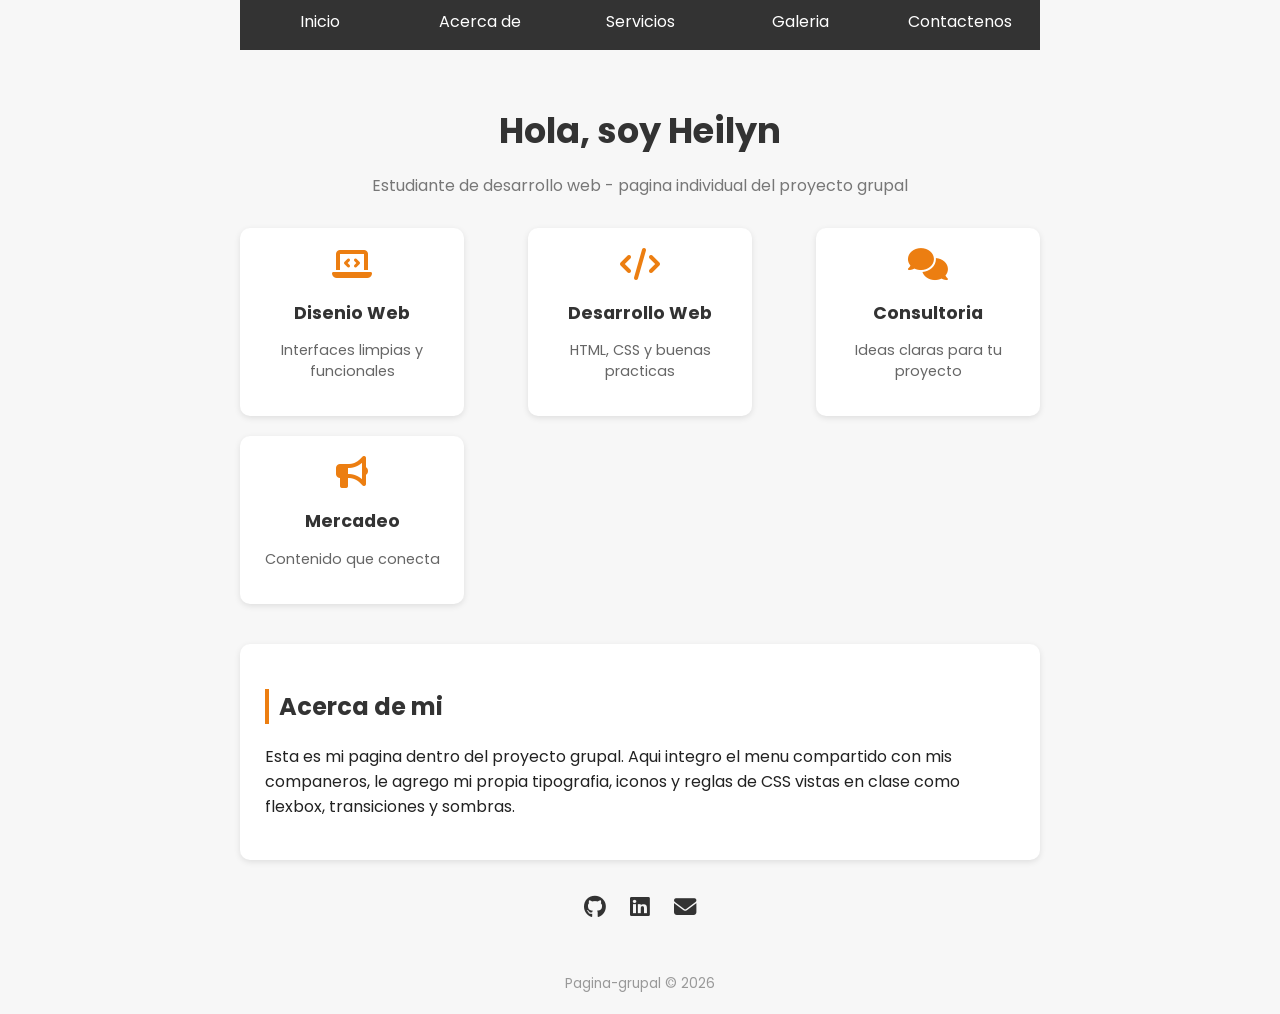
<file: heilyn.html>
<!DOCTYPE html>
<html lang="es">
<head>
	<meta charset="UTF-8">
	<meta name="viewport" content="width=device-width, initial-scale=1.0">
	<title>Heilyn - Pagina Grupal</title>
	<link rel="stylesheet" type="text/css" href="css/estilo-menu.css">
	<link rel="stylesheet" type="text/css" href="css/estilo-heilyn.css">
	<link rel="stylesheet" href="https://cdnjs.cloudflare.com/ajax/libs/font-awesome/6.5.1/css/all.min.css">
</head>
<body>

	<ul class="menu">
		<li><a href="#">Inicio</a></li>
		<li><a href="#">Acerca de</a></li>
		<li><a href="#">Servicios</a>
			<ul>
				<li><a href="#">Disenio Web</a></li>
				<li><a href="#">Desarrollo Web</a></li>
				<li><a href="#">Consultoria</a></li>
				<li><a href="#">Mercadeo</a></li>
			</ul>
		</li>
		<li><a href="#">Galeria</a></li>
		<li><a href="#">Contactenos</a></li>
	</ul>

	<div class="contenedor">

		<div class="encabezado">
			<h1>Hola, soy Heilyn</h1>
			<p>Estudiante de desarrollo web - pagina individual del proyecto grupal</p>
		</div>

		<div class="servicios">
			<div class="tarjeta">
				<i class="fa-solid fa-laptop-code"></i>
				<h3>Disenio Web</h3>
				<p>Interfaces limpias y funcionales</p>
			</div>
			<div class="tarjeta">
				<i class="fa-solid fa-code"></i>
				<h3>Desarrollo Web</h3>
				<p>HTML, CSS y buenas practicas</p>
			</div>
			<div class="tarjeta">
				<i class="fa-solid fa-comments"></i>
				<h3>Consultoria</h3>
				<p>Ideas claras para tu proyecto</p>
			</div>
			<div class="tarjeta">
				<i class="fa-solid fa-bullhorn"></i>
				<h3>Mercadeo</h3>
				<p>Contenido que conecta</p>
			</div>
		</div>

		<div class="sobre-mi">
			<h2>Acerca de mi</h2>
			<p>Esta es mi pagina dentro del proyecto grupal. Aqui integro el menu compartido con mis companeros, le agrego mi propia tipografia, iconos y reglas de CSS vistas en clase como flexbox, transiciones y sombras.</p>
		</div>

		<div class="redes">
			<a href="#"><i class="fa-brands fa-github"></i></a>
			<a href="#"><i class="fa-brands fa-linkedin"></i></a>
			<a href="#"><i class="fa-solid fa-envelope"></i></a>
		</div>

	</div>

	<footer>
		Pagina-grupal &copy; 2026
	</footer>

</body>
</html>
</file>
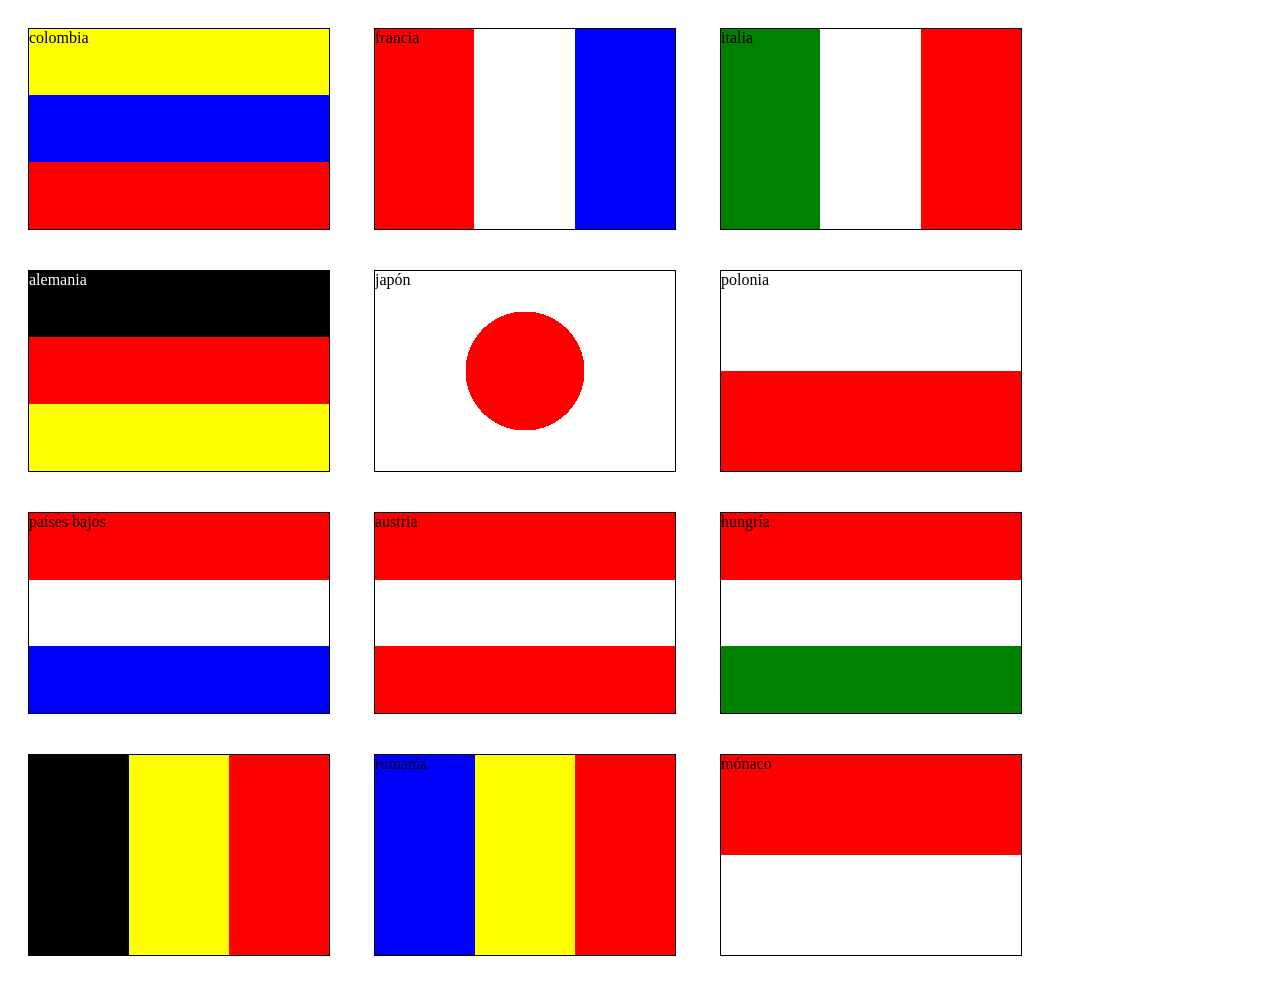
<file: TrabajoenClase-Banderas.html>
<!DOCTYPE html>
<html>
<head>
	<title>solución ejercicio de banderas</title>

<style>
div{width:300px;height:200px;margin:20px;
	display:inline-block;
	border:1px solid #000;
}
.colombia{
	background-image:linear-gradient(yellow 33%, blue 33%, blue 66.66%, red 66.66%);
}

.francia{
	background-image:linear-gradient(90deg,red 33%, white 33%, white 66.66%, blue 66.66%);
}

.italia{
	background-image:linear-gradient(90deg, green 33%, white 33%, white 66.66%, red 66.66%);
}

.alemania{
	background-image:linear-gradient(black 33%, red 33%, red 66.66%, yellow 66.66%);
	color:#fff;
}

.japon{
	background-image:radial-gradient(circle, red 33%, white 33%, white);
}

.polonia{
	background-image:linear-gradient(white 50%, red 50%, red);
}

.paisesbajos{
	background-image:linear-gradient(red 33.33%, white 33.33%, white 66.66%, blue 66.66%);
}

.austria{
	background-image:linear-gradient(red 33.33%, white 33.33%, white 66.66%, red 66.66%);
}

.hungria{
	background-image:linear-gradient(red 33.33%, white 33.33%, white 66.66%, green 66.66%);
}

.belgica{
	background-image:linear-gradient(90deg, black 33.33%, yellow 33.33%, yellow 66.66%, red 66.66%);
}

.rumania{
	background-image:linear-gradient(90deg, blue 33.33%, yellow 33.33%, yellow 66.66%, red 66.66%);
}

.monaco{
	background-image:linear-gradient(red 50%, white 50%, white);
}
</style>

</head>
<body>

	<div class="colombia">colombia</div>
	<div class="francia">francia</div>
	<div class="italia">italia</div>
	<div class="alemania">alemania</div>
	<div class="japon">japón</div>
	<div class="polonia">polonia</div>
	<div class="paisesbajos">países bajos</div>
	<div class="austria">austria</div>
	<div class="hungria">hungría</div>
	<div class="belgica">bélgica</div>
	<div class="rumania">rumanía</div>
	<div class="monaco">mónaco</div>

</body>
</html>
</file>
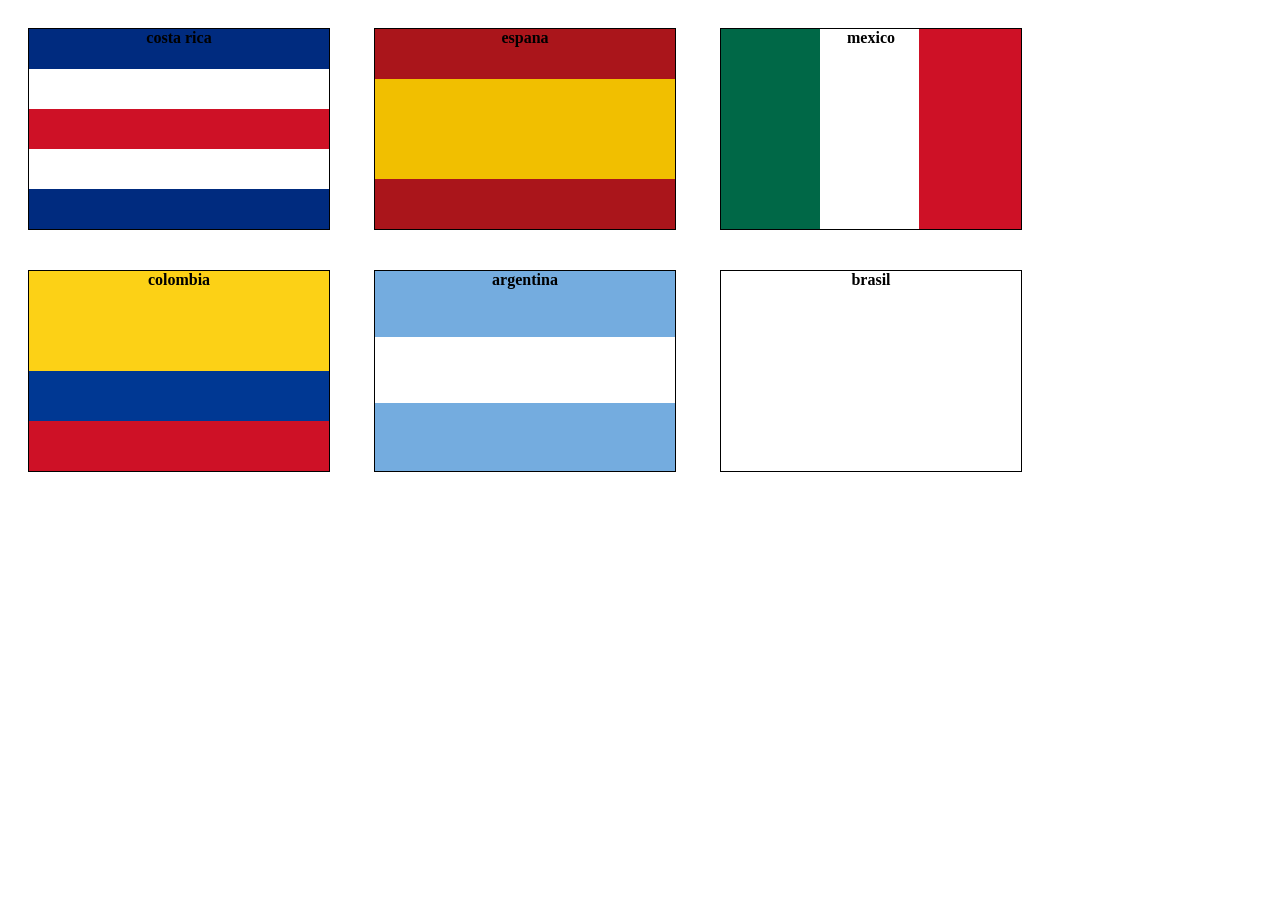
<file: CodigoCSSMenu/banderas2.html>
<html>
    <head>
        <title>SOLUCION ejercicio banderas</title>
        <style>
            div{width:300px;height:200px;margin:20px;
	display:inline-block;
	border:1px solid #000;
	text-align:center;
	font-weight:bold;
}

.costarica{
	background-image:linear-gradient(
		#002B7F 20%,
		white 20%, white 40%,
		#CE1126 40%, #CE1126 60%,
		white 60%, white 80%,
		#002B7F 80%
	);
}

.espana{
	background-image:linear-gradient(
		#AA151B 25%,
		#F1BF00 25%, #F1BF00 75%,
		#AA151B 75%
	);
}

.mexico{
	background-image:linear-gradient(90deg,
		#006847 33%,
		white 33%, white 66%,
		#CE1126 66%
	);
	color:#000;
}

.colombia{
	background-image:linear-gradient(
		#FCD116 50%,
		#003893 50%, #003893 75%,
		#CE1126 75%
	);
}

.argentina{
	background-image:linear-gradient(
		#74ACDF 33%,
		white 33%, white 66%,
		#74ACDF 66%
	);
	color:#000;
}

.brasil{
	background-image:
		radial-gradient(circle, #002776 18%, transparent 19%),
		linear-gradient(45deg, transparent 24%, #FEDF00 25%, #FEDF00 75%, transparent 76%),
		linear-gradient(-45deg, transparent 24%, #FEDF00 25%, #FEDF00 75%, transparent 76%),
		#009739;
}
        </style>

    </head>
    <body>
        <div class="costarica">costa rica</div>
        <div class="espana">espana</div>
        <div class="mexico">mexico</div>
        <div class="colombia">colombia</div>
        <div class="argentina">argentina</div>
        <div class="brasil">brasil</div>
    </body>
</html>
</file>
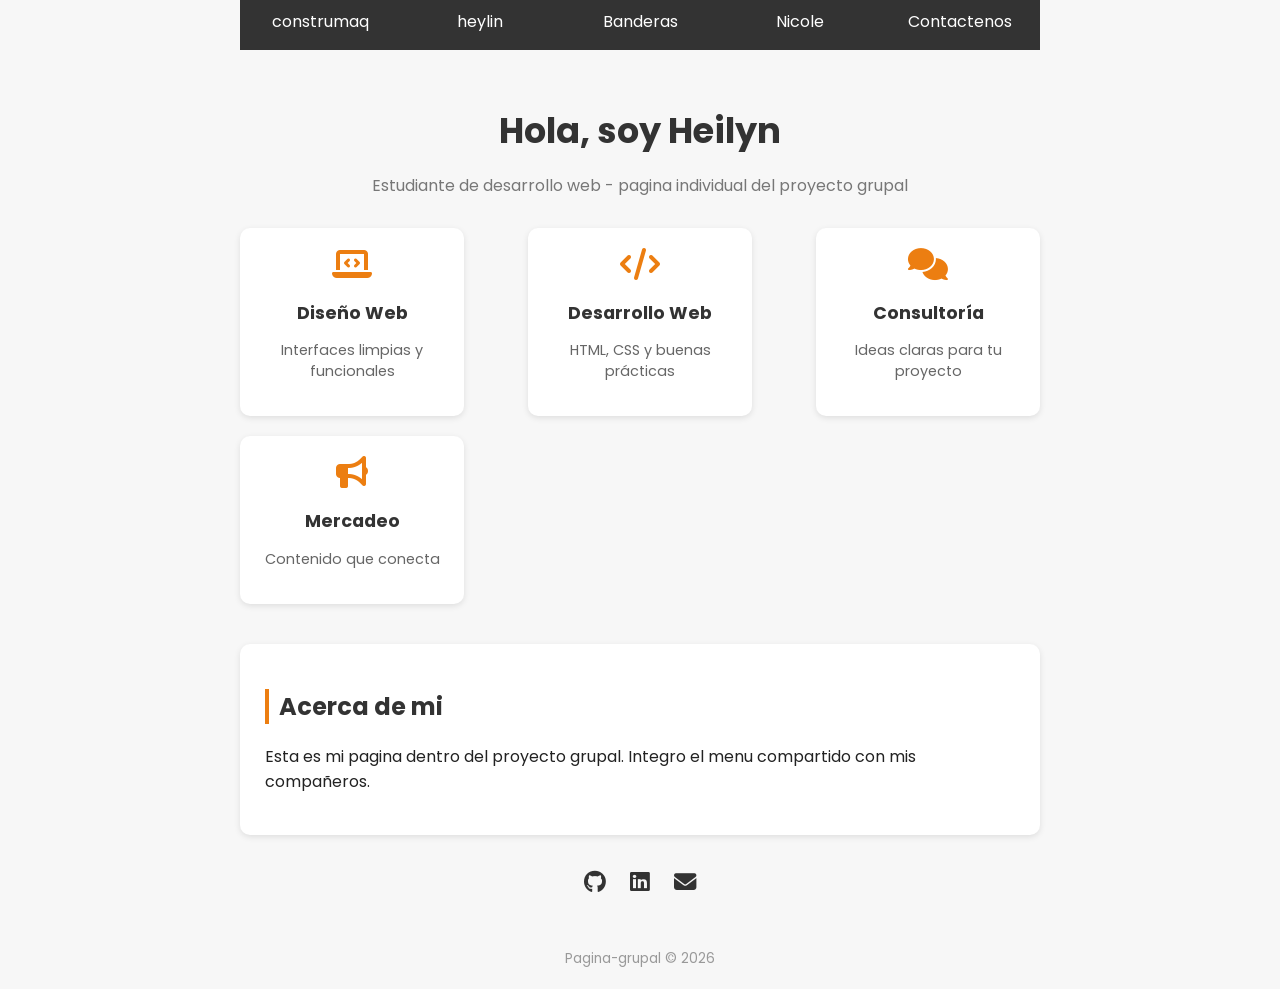
<file: CodigoCSSMenu/heilyn (1).html>
<!DOCTYPE html>
<html lang="es">
<head>
	<meta charset="UTF-8">
	<meta name="viewport" content="width=device-width, initial-scale=1.0">
	<title>Heilyn - Pagina Grupal</title>

	<link rel="stylesheet" type="text/css" href="css/estilo-menu.css">
	<link rel="stylesheet" type="text/css" href="css/estilo-heilyn.css">
	<link rel="stylesheet" href="https://cdnjs.cloudflare.com/ajax/libs/font-awesome/6.5.1/css/all.min.css">
</head>

<body>

	<!-- MENU FUNCIONAL -->
	<ul class="menu">
		<li><a href="index.html">construmaq</a></li>
		<li><a href="heylin.html">heylin</a></li>

		<li><a href="#">Banderas</a>
			<ul>
				<li><a href="banderas2.html">Nicole Banderas</a></li>
				<li><a href="#">Desarrollo Web</a></li>
				<li><a href="#">Consultoría</a></li>
				<li><a href="#">Mercadeo</a></li>
			</ul>
		</li>

		<li><a href="nicole.html">Nicole</a></li>
		<li><a href="#">Contactenos</a></li>
	</ul>

	<div class="contenedor">

		<div class="encabezado">
			<h1>Hola, soy Heilyn</h1>
			<p>Estudiante de desarrollo web - pagina individual del proyecto grupal</p>
		</div>

		<div class="servicios">
			<div class="tarjeta">
				<i class="fa-solid fa-laptop-code"></i>
				<h3>Diseño Web</h3>
				<p>Interfaces limpias y funcionales</p>
			</div>

			<div class="tarjeta">
				<i class="fa-solid fa-code"></i>
				<h3>Desarrollo Web</h3>
				<p>HTML, CSS y buenas prácticas</p>
			</div>

			<div class="tarjeta">
				<i class="fa-solid fa-comments"></i>
				<h3>Consultoría</h3>
				<p>Ideas claras para tu proyecto</p>
			</div>

			<div class="tarjeta">
				<i class="fa-solid fa-bullhorn"></i>
				<h3>Mercadeo</h3>
				<p>Contenido que conecta</p>
			</div>
		</div>

		<div class="sobre-mi">
			<h2>Acerca de mi</h2>
			<p>Esta es mi pagina dentro del proyecto grupal. Integro el menu compartido con mis compañeros.</p>
		</div>

		<div class="redes">
			<a href="#"><i class="fa-brands fa-github"></i></a>
			<a href="#"><i class="fa-brands fa-linkedin"></i></a>
			<a href="#"><i class="fa-solid fa-envelope"></i></a>
		</div>

	</div>

	<footer>
		Pagina-grupal &copy; 2026
	</footer>

</body>
</html>
</file>
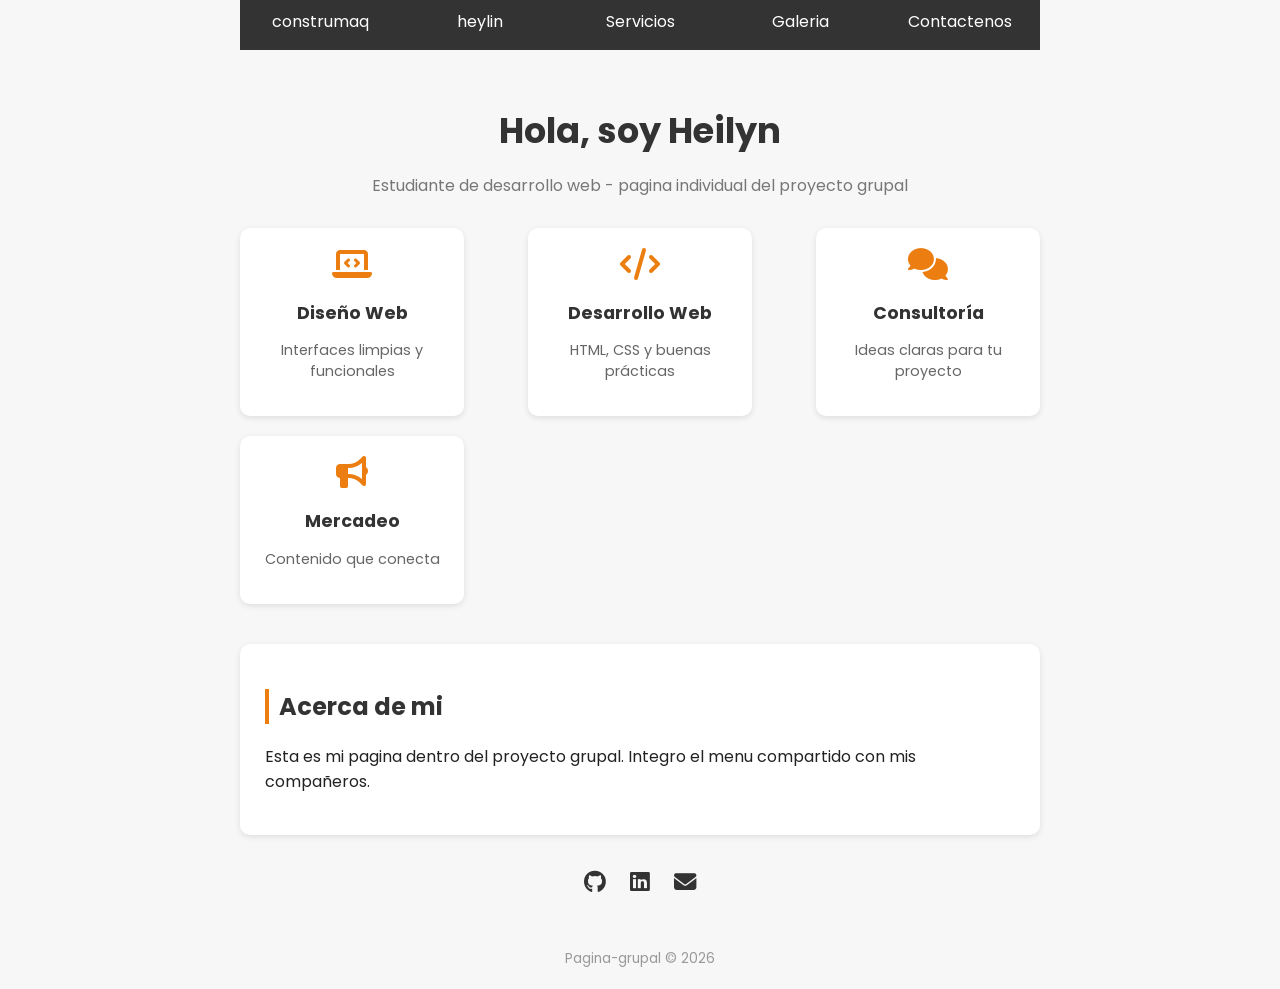
<file: CodigoCSSMenu/heilyn.html>
<!DOCTYPE html>
<html lang="es">
<head>
	<meta charset="UTF-8">
	<meta name="viewport" content="width=device-width, initial-scale=1.0">
	<title>Heilyn - Pagina Grupal</title>

	<link rel="stylesheet" type="text/css" href="css/estilo-menu.css">
	<link rel="stylesheet" type="text/css" href="css/estilo-heilyn.css">
	<link rel="stylesheet" href="https://cdnjs.cloudflare.com/ajax/libs/font-awesome/6.5.1/css/all.min.css">
</head>

<body>

	<!-- MENU FUNCIONAL -->
	<ul class="menu">
		<li><a href="index.html">construmaq</a></li>
		<li><a href="heylin.html">heylin</a></li>

		<li><a href="#">Servicios</a>
			<ul>
				<li><a href="#">Diseño Web</a></li>
				<li><a href="#">Desarrollo Web</a></li>
				<li><a href="#">Consultoría</a></li>
				<li><a href="#">Mercadeo</a></li>
			</ul>
		</li>

		<li><a href="#">Galeria</a></li>
		<li><a href="#">Contactenos</a></li>
	</ul>

	<div class="contenedor">

		<div class="encabezado">
			<h1>Hola, soy Heilyn</h1>
			<p>Estudiante de desarrollo web - pagina individual del proyecto grupal</p>
		</div>

		<div class="servicios">
			<div class="tarjeta">
				<i class="fa-solid fa-laptop-code"></i>
				<h3>Diseño Web</h3>
				<p>Interfaces limpias y funcionales</p>
			</div>

			<div class="tarjeta">
				<i class="fa-solid fa-code"></i>
				<h3>Desarrollo Web</h3>
				<p>HTML, CSS y buenas prácticas</p>
			</div>

			<div class="tarjeta">
				<i class="fa-solid fa-comments"></i>
				<h3>Consultoría</h3>
				<p>Ideas claras para tu proyecto</p>
			</div>

			<div class="tarjeta">
				<i class="fa-solid fa-bullhorn"></i>
				<h3>Mercadeo</h3>
				<p>Contenido que conecta</p>
			</div>
		</div>

		<div class="sobre-mi">
			<h2>Acerca de mi</h2>
			<p>Esta es mi pagina dentro del proyecto grupal. Integro el menu compartido con mis compañeros.</p>
		</div>

		<div class="redes">
			<a href="#"><i class="fa-brands fa-github"></i></a>
			<a href="#"><i class="fa-brands fa-linkedin"></i></a>
			<a href="#"><i class="fa-solid fa-envelope"></i></a>
		</div>

	</div>

	<footer>
		Pagina-grupal &copy; 2026
	</footer>

</body>
</html>
</file>
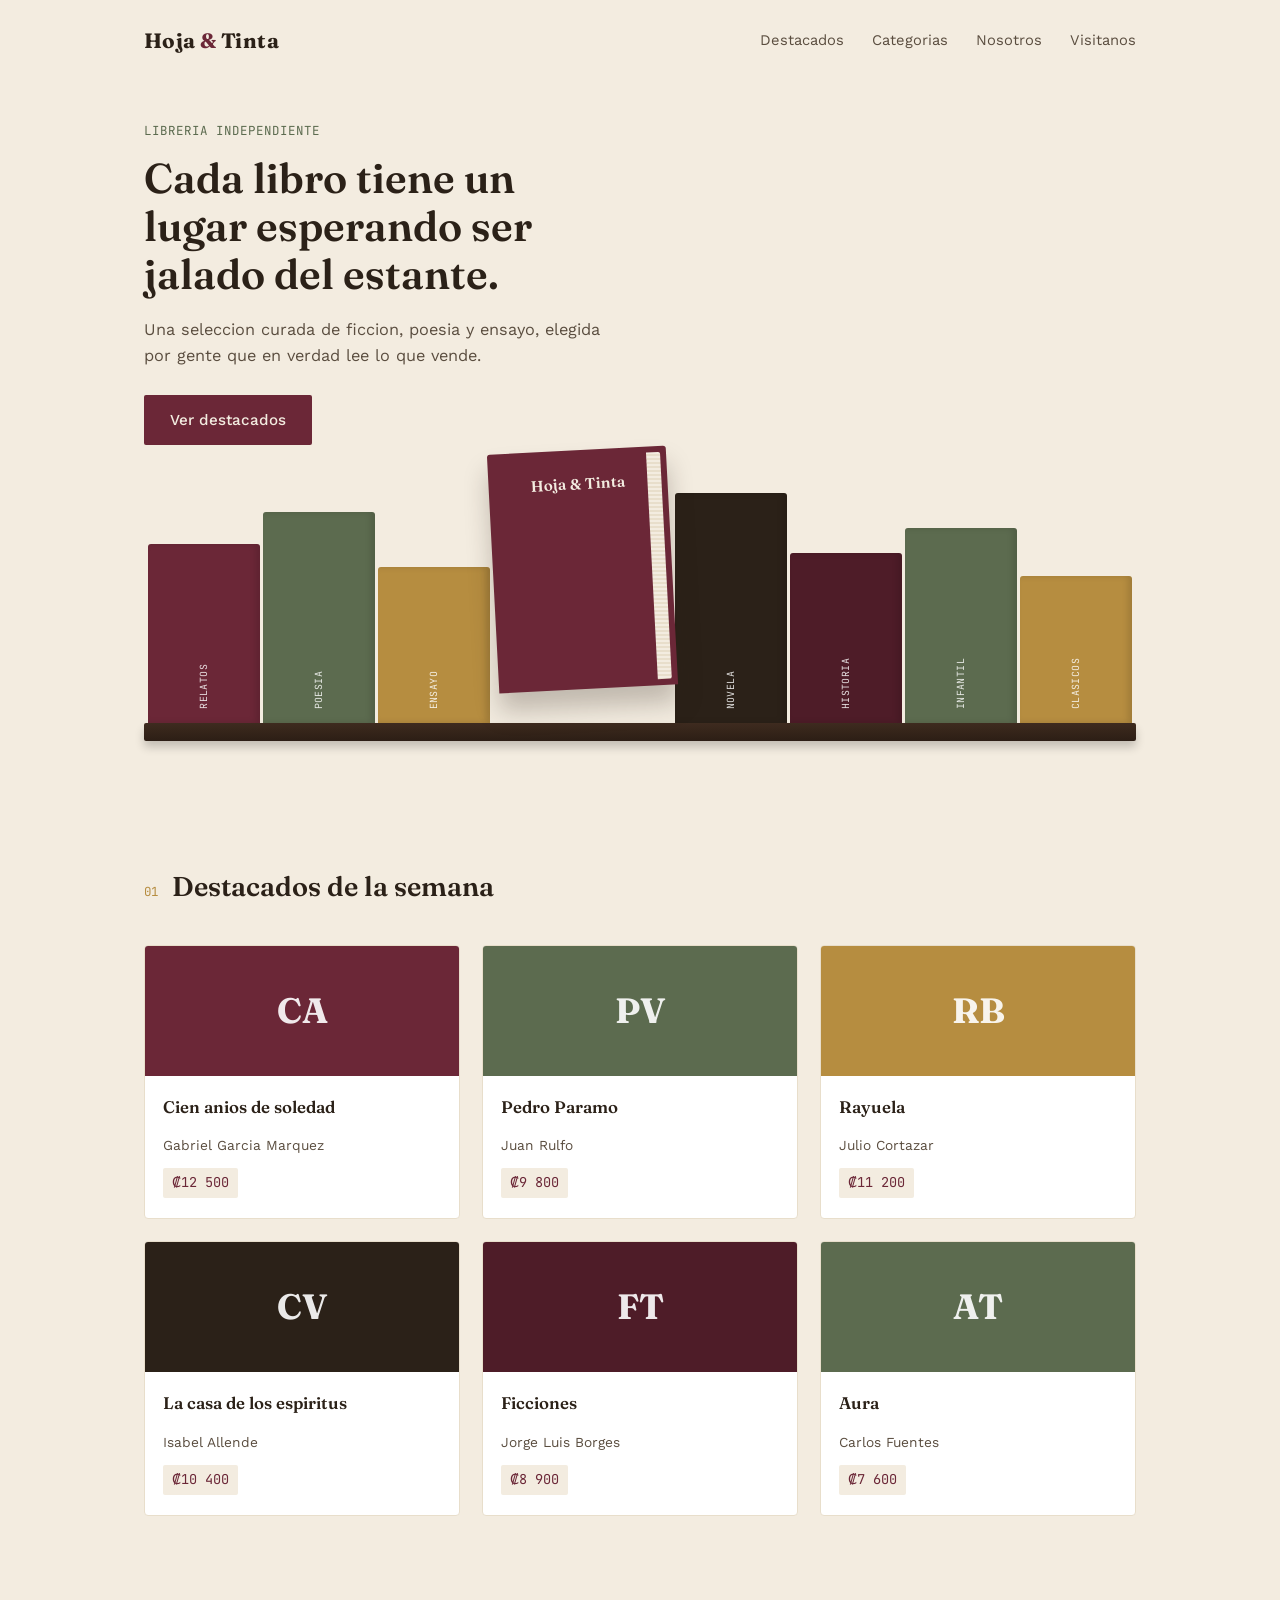
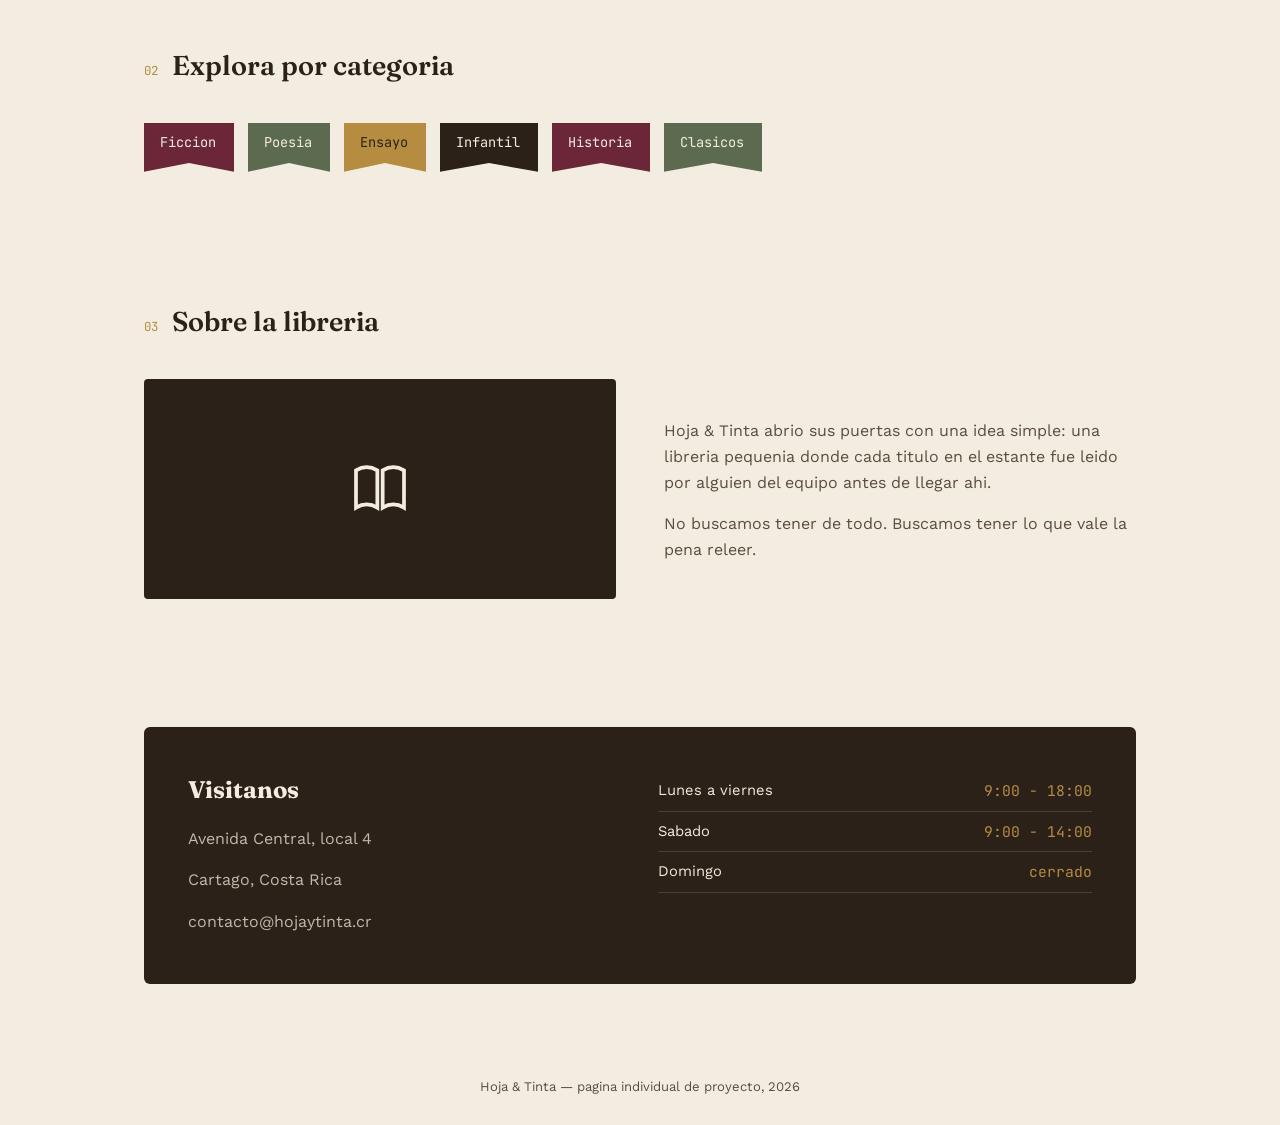
<file: heilyn/libreria.html>
<!DOCTYPE html>
<html lang="es">
<head>
<meta charset="UTF-8">
<meta name="viewport" content="width=device-width, initial-scale=1.0">
<title>Hoja &amp; Tinta — Libreria</title>
<link rel="preconnect" href="https://fonts.googleapis.com">
<link href="https://fonts.googleapis.com/css2?family=Fraunces:opsz,wght@9..144,400;9..144,600;9..144,700&family=Work+Sans:wght@400;500;600&family=JetBrains+Mono:wght@400;500&display=swap" rel="stylesheet">
<style>
	:root{
		--papel:#F3ECE0;
		--papel-osc:#E8DECB;
		--tinta:#2B2118;
		--tinta-suave:#5A4D3F;
		--burdeos:#6B2737;
		--burdeos-osc:#4E1C28;
		--dorado:#B68D40;
		--salvia:#5C6B4F;
		--estante:#3E2B1F;
	}

	*{box-sizing:border-box;}

	body{
		margin:0;
		background-color:var(--papel);
		color:var(--tinta);
		font-family:'Work Sans', sans-serif;
		line-height:1.6;
	}

	h1,h2,h3{
		font-family:'Fraunces', serif;
		margin:0;
		color:var(--tinta);
	}

	a{color:inherit;}

	.envoltura{
		max-width:1040px;
		margin:0 auto;
		padding:0 24px;
	}

	/* ===== NAV ===== */
	nav.principal{
		display:flex;
		justify-content:space-between;
		align-items:center;
		padding:24px 24px;
		max-width:1040px;
		margin:0 auto;
	}

	.marca{
		font-family:'Fraunces', serif;
		font-weight:700;
		font-size:1.3em;
		letter-spacing:0.02em;
	}

	.marca span{color:var(--burdeos);}

	nav.principal ul{
		list-style:none;
		display:flex;
		gap:28px;
		margin:0;
		padding:0;
		font-size:0.92em;
	}

	nav.principal a{
		text-decoration:none;
		color:var(--tinta-suave);
		border-bottom:1px solid transparent;
		padding-bottom:2px;
		transition:border-color 0.25s ease, color 0.25s ease;
	}

	nav.principal a:hover, nav.principal a:focus-visible{
		color:var(--burdeos);
		border-color:var(--burdeos);
	}

	/* ===== HERO: ESTANTE DE LIBROS ===== */
	.hero{
		padding:40px 24px 0;
		max-width:1040px;
		margin:0 auto;
	}

	.hero-texto{
		max-width:480px;
		margin-bottom:48px;
	}

	.hero-eyebrow{
		font-family:'JetBrains Mono', monospace;
		font-size:0.78em;
		color:var(--salvia);
		letter-spacing:0.08em;
		text-transform:uppercase;
		margin-bottom:14px;
	}

	.hero-texto h1{
		font-size:2.6em;
		font-weight:600;
		line-height:1.15;
		margin-bottom:18px;
	}

	.hero-texto p{
		color:var(--tinta-suave);
		font-size:1.02em;
		margin-bottom:26px;
	}

	.boton{
		display:inline-block;
		background-color:var(--burdeos);
		color:var(--papel);
		text-decoration:none;
		padding:13px 26px;
		border-radius:2px;
		font-size:0.95em;
		font-weight:500;
		transition:background-color 0.25s ease, transform 0.25s ease;
	}

	.boton:hover, .boton:focus-visible{
		background-color:var(--burdeos-osc);
		transform:translateY(-2px);
	}

	.estante-cont{
		position:relative;
		padding-bottom:60px;
	}

	.estante{
		display:flex;
		align-items:flex-end;
		gap:3px;
		height:230px;
		padding:0 4px;
	}

	.lomo{
		flex:1;
		border-radius:3px 3px 0 0;
		position:relative;
		box-shadow:inset -4px 0 6px rgba(0,0,0,0.12);
		transition:transform 0.3s ease;
		cursor:default;
	}

	.lomo:hover{
		transform:translateY(-10px);
	}

	.lomo span{
		position:absolute;
		bottom:14px;
		left:50%;
		transform:translateX(-50%) rotate(180deg);
		writing-mode:vertical-rl;
		font-family:'JetBrains Mono', monospace;
		font-size:0.62em;
		color:rgba(255,255,255,0.85);
		letter-spacing:0.04em;
		white-space:nowrap;
	}

	.lomo.l1{height:78%;background:var(--burdeos);}
	.lomo.l2{height:92%;background:var(--salvia);}
	.lomo.l3{height:68%;background:var(--dorado);}
	.lomo.l4{height:100%;background:var(--tinta);}
	.lomo.l5{height:74%;background:var(--burdeos-osc);}
	.lomo.l6{height:85%;background:var(--salvia);}
	.lomo.l7{height:64%;background:var(--dorado);}

	/* El libro jalado: elemento firma */
	.lomo.jalado{
		height:104%;
		background:var(--burdeos);
		transform:translateY(-34px) rotate(-3deg);
		flex:1.6;
		box-shadow:0 18px 24px rgba(43,33,24,0.25);
		z-index:2;
	}

	.lomo.jalado:hover{
		transform:translateY(-44px) rotate(-3deg);
	}

	.lomo.jalado .pagina{
		position:absolute;
		inset:6px 6px 6px auto;
		width:14px;
		background:repeating-linear-gradient(180deg, var(--papel) 0 2px, var(--papel-osc) 2px 4px);
		border-radius:0 2px 2px 0;
	}

	.lomo.jalado .titulo-libro{
		position:absolute;
		top:24px;
		left:50%;
		transform:translateX(-50%);
		font-family:'Fraunces', serif;
		font-weight:600;
		font-size:0.95em;
		color:var(--papel);
		text-align:center;
		width:80%;
		line-height:1.3;
	}

	.estante-madera{
		height:18px;
		background:linear-gradient(180deg, var(--estante) 0%, #2c1e15 100%);
		border-radius:2px;
		box-shadow:0 6px 10px rgba(0,0,0,0.2);
	}

	/* ===== SECCIONES ===== */
	section{
		padding:64px 0;
	}

	.titulo-seccion{
		display:flex;
		align-items:baseline;
		gap:14px;
		margin-bottom:36px;
	}

	.titulo-seccion h2{
		font-size:1.7em;
		font-weight:600;
	}

	.titulo-seccion .num{
		font-family:'JetBrains Mono', monospace;
		font-size:0.78em;
		color:var(--dorado);
	}

	/* Destacados */
	.rejilla-libros{
		display:grid;
		grid-template-columns:repeat(3, 1fr);
		gap:22px;
	}

	.tarjeta-libro{
		background-color:#fff;
		border:1px solid var(--papel-osc);
		border-radius:4px;
		overflow:hidden;
		transition:box-shadow 0.25s ease, transform 0.25s ease;
	}

	.tarjeta-libro:hover{
		box-shadow:0 10px 20px rgba(43,33,24,0.1);
		transform:translateY(-4px);
	}

	.portada{
		height:130px;
		display:flex;
		align-items:center;
		justify-content:center;
	}

	.portada .iniciales{
		font-family:'Fraunces', serif;
		font-size:2.2em;
		font-weight:700;
		color:rgba(255,255,255,0.9);
	}

	.tarjeta-libro .info{
		padding:18px 18px 20px;
	}

	.tarjeta-libro h3{
		font-size:1.05em;
		font-weight:600;
		margin-bottom:4px;
	}

	.tarjeta-libro .autor{
		font-size:0.86em;
		color:var(--tinta-suave);
		margin-bottom:12px;
	}

	.precio{
		font-family:'JetBrains Mono', monospace;
		font-size:0.85em;
		color:var(--burdeos);
		background-color:var(--papel);
		display:inline-block;
		padding:4px 9px;
		border-radius:2px;
	}

	/* Categorias - marcapaginas */
	.marcapaginas{
		display:flex;
		flex-wrap:wrap;
		gap:14px;
	}

	.marcador{
		font-family:'JetBrains Mono', monospace;
		font-size:0.85em;
		color:var(--papel);
		padding:9px 18px 9px 16px;
		position:relative;
		clip-path:polygon(0 0, 100% 0, 100% 100%, 50% 82%, 0 100%);
		padding-bottom:18px;
	}

	.marcador.c1{background-color:var(--burdeos);}
	.marcador.c2{background-color:var(--salvia);}
	.marcador.c3{background-color:var(--dorado); color:var(--tinta);}
	.marcador.c4{background-color:var(--tinta);}

	/* Sobre nosotros */
	.sobre{
		display:grid;
		grid-template-columns:1fr 1fr;
		gap:48px;
		align-items:center;
	}

	.sobre-visual{
		background-color:var(--tinta);
		border-radius:4px;
		height:220px;
		display:flex;
		align-items:center;
		justify-content:center;
		position:relative;
		overflow:hidden;
	}

	.sobre-visual svg{width:64px;height:64px;}

	.sobre p{
		color:var(--tinta-suave);
		margin-bottom:14px;
	}

	/* Horario / contacto */
	.contacto{
		background-color:var(--tinta);
		color:var(--papel);
		border-radius:6px;
		padding:44px;
		display:grid;
		grid-template-columns:1fr 1fr;
		gap:36px;
	}

	.contacto h2{
		color:var(--papel);
		font-size:1.5em;
		margin-bottom:14px;
	}

	.contacto p{color:rgba(243,236,224,0.75); margin-bottom:6px;}

	.horario-fila{
		display:flex;
		justify-content:space-between;
		padding:8px 0;
		border-bottom:1px solid rgba(243,236,224,0.15);
		font-size:0.92em;
	}

	.horario-fila span:last-child{
		font-family:'JetBrains Mono', monospace;
		color:var(--dorado);
	}

	/* Footer */
	footer{
		padding:28px 24px;
		text-align:center;
		font-size:0.82em;
		color:var(--tinta-suave);
	}

	/* Responsive */
	@media (max-width:720px){
		nav.principal{flex-direction:column; gap:14px;}
		.rejilla-libros{grid-template-columns:1fr 1fr;}
		.sobre{grid-template-columns:1fr;}
		.contacto{grid-template-columns:1fr; padding:28px;}
		.estante{height:170px;}
	}

	@media (max-width:480px){
		.rejilla-libros{grid-template-columns:1fr;}
		.hero-texto h1{font-size:2em;}
	}

	@media (prefers-reduced-motion: reduce){
		.lomo, .tarjeta-libro, .boton{transition:none;}
	}

	:focus-visible{outline:2px solid var(--burdeos); outline-offset:2px;}
</style>
</head>
<body>

	<nav class="principal">
		<div class="marca">Hoja <span>&amp;</span> Tinta</div>
		<ul>
			<li><a href="#destacados">Destacados</a></li>
			<li><a href="#categorias">Categorias</a></li>
			<li><a href="#nosotros">Nosotros</a></li>
			<li><a href="#contacto">Visitanos</a></li>
		</ul>
	</nav>

	<div class="hero">
		<div class="hero-texto">
			<div class="hero-eyebrow">Libreria independiente</div>
			<h1>Cada libro tiene un lugar esperando ser jalado del estante.</h1>
			<p>Una seleccion curada de ficcion, poesia y ensayo, elegida por gente que en verdad lee lo que vende.</p>
			<a class="boton" href="#destacados">Ver destacados</a>
		</div>

		<div class="estante-cont">
			<div class="estante">
				<div class="lomo l1"><span>RELATOS</span></div>
				<div class="lomo l2"><span>POESIA</span></div>
				<div class="lomo l3"><span>ENSAYO</span></div>
				<div class="lomo jalado">
					<div class="titulo-libro">Hoja &amp; Tinta</div>
					<div class="pagina"></div>
				</div>
				<div class="lomo l4"><span>NOVELA</span></div>
				<div class="lomo l5"><span>HISTORIA</span></div>
				<div class="lomo l6"><span>INFANTIL</span></div>
				<div class="lomo l7"><span>CLASICOS</span></div>
			</div>
			<div class="estante-madera"></div>
		</div>
	</div>

	<div class="envoltura">

		<section id="destacados">
			<div class="titulo-seccion">
				<span class="num">01</span>
				<h2>Destacados de la semana</h2>
			</div>
			<div class="rejilla-libros">

				<div class="tarjeta-libro">
					<div class="portada" style="background-color:var(--burdeos);"><span class="iniciales">CA</span></div>
					<div class="info">
						<h3>Cien anios de soledad</h3>
						<p class="autor">Gabriel Garcia Marquez</p>
						<span class="precio">₡12 500</span>
					</div>
				</div>

				<div class="tarjeta-libro">
					<div class="portada" style="background-color:var(--salvia);"><span class="iniciales">PV</span></div>
					<div class="info">
						<h3>Pedro Paramo</h3>
						<p class="autor">Juan Rulfo</p>
						<span class="precio">₡9 800</span>
					</div>
				</div>

				<div class="tarjeta-libro">
					<div class="portada" style="background-color:var(--dorado);"><span class="iniciales">RB</span></div>
					<div class="info">
						<h3>Rayuela</h3>
						<p class="autor">Julio Cortazar</p>
						<span class="precio">₡11 200</span>
					</div>
				</div>

				<div class="tarjeta-libro">
					<div class="portada" style="background-color:var(--tinta);"><span class="iniciales">CV</span></div>
					<div class="info">
						<h3>La casa de los espiritus</h3>
						<p class="autor">Isabel Allende</p>
						<span class="precio">₡10 400</span>
					</div>
				</div>

				<div class="tarjeta-libro">
					<div class="portada" style="background-color:var(--burdeos-osc);"><span class="iniciales">FT</span></div>
					<div class="info">
						<h3>Ficciones</h3>
						<p class="autor">Jorge Luis Borges</p>
						<span class="precio">₡8 900</span>
					</div>
				</div>

				<div class="tarjeta-libro">
					<div class="portada" style="background-color:var(--salvia);"><span class="iniciales">AT</span></div>
					<div class="info">
						<h3>Aura</h3>
						<p class="autor">Carlos Fuentes</p>
						<span class="precio">₡7 600</span>
					</div>
				</div>

			</div>
		</section>

		<section id="categorias">
			<div class="titulo-seccion">
				<span class="num">02</span>
				<h2>Explora por categoria</h2>
			</div>
			<div class="marcapaginas">
				<div class="marcador c1">Ficcion</div>
				<div class="marcador c2">Poesia</div>
				<div class="marcador c3">Ensayo</div>
				<div class="marcador c4">Infantil</div>
				<div class="marcador c1">Historia</div>
				<div class="marcador c2">Clasicos</div>
			</div>
		</section>

		<section id="nosotros">
			<div class="titulo-seccion">
				<span class="num">03</span>
				<h2>Sobre la libreria</h2>
			</div>
			<div class="sobre">
				<div class="sobre-visual">
					<svg viewBox="0 0 24 24" fill="none" stroke="#F3ECE0" stroke-width="1.4">
						<path d="M3 5c2.5-1.5 5.5-1.5 8 0v14c-2.5-1.5-5.5-1.5-8 0V5z"/>
						<path d="M21 5c-2.5-1.5-5.5-1.5-8 0v14c2.5-1.5 5.5-1.5 8 0V5z"/>
					</svg>
				</div>
				<div>
					<p>Hoja &amp; Tinta abrio sus puertas con una idea simple: una libreria pequenia donde cada titulo en el estante fue leido por alguien del equipo antes de llegar ahi.</p>
					<p>No buscamos tener de todo. Buscamos tener lo que vale la pena releer.</p>
				</div>
			</div>
		</section>

		<section id="contacto">
			<div class="contacto">
				<div>
					<h2>Visitanos</h2>
					<p>Avenida Central, local 4</p>
					<p>Cartago, Costa Rica</p>
					<p>contacto@hojaytinta.cr</p>
				</div>
				<div>
					<div class="horario-fila"><span>Lunes a viernes</span><span>9:00 - 18:00</span></div>
					<div class="horario-fila"><span>Sabado</span><span>9:00 - 14:00</span></div>
					<div class="horario-fila"><span>Domingo</span><span>cerrado</span></div>
				</div>
			</div>
		</section>

	</div>

	<footer>
		Hoja &amp; Tinta — pagina individual de proyecto, 2026
	</footer>

</body>
</html>
</file>
<file: css/estilo-menu.css>
body{
	margin: 0;
	padding: 0;
	font-family: Arial;
}
.menu{
	width: 800px;
	height: 50px;
	margin: 0 auto;
	padding: 0;
	list-style: none;/*Quita las vinetas*/
	background-color: #bbb;
}
.menu li{
	width: 160px;
	height: 50px;
	float: left;
	background-color: #333;
	text-align: center;
}
.menu li a{
	display: block;
	width: 100%;
	height: 100%;
	color: #fff;
	text-decoration: none;
	line-height: 2.7;	
}
.menu li a:hover{
	background-color: #ec7e11;
}
.menu ul{
	list-style: none;
	padding: 0;
	margin: 0;
}
.menu li > ul{
	width: 160px;
	height: 50px;
	display: none;
}
.menu li:hover > ul{
	display: block;
}
.menu >li>ul li a:hover{
	background-color: #70B431;
}
</file>
<file: css/estilo-heilyn.css>
/* Tipografia desde Google Fonts */
@import url('https://fonts.googleapis.com/css2?family=Poppins:wght@400;600;700&display=swap');

body{
	font-family: 'Poppins', Arial, sans-serif;
	color: #222;
	background-color: #f7f7f7;
}

.contenedor{
	width: 800px;
	margin: 0 auto;
	padding: 30px 0;
}

.encabezado{
	text-align: center;
	margin-bottom: 30px;
}

.encabezado h1{
	font-size: 2.2em;
	font-weight: 700;
	color: #333;
	margin-bottom: 5px;
}

.encabezado p{
	color: #777;
	font-size: 1em;
}

/* Tarjetas de servicios con iconos */
.servicios{
	display: flex;
	justify-content: space-between;
	flex-wrap: wrap;
	gap: 20px;
	margin-bottom: 40px;
}

.tarjeta{
	background-color: #fff;
	width: 23%;
	min-width: 160px;
	padding: 20px;
	border-radius: 10px;
	text-align: center;
	box-shadow: 0 2px 6px rgba(0,0,0,0.1);
	transition: transform 0.3s ease, box-shadow 0.3s ease;
}

.tarjeta:hover{
	transform: translateY(-6px);
	box-shadow: 0 8px 16px rgba(0,0,0,0.15);
}

.tarjeta i{
	font-size: 2em;
	color: #ec7e11;
	margin-bottom: 10px;
}

.tarjeta h3{
	font-size: 1.1em;
	margin: 10px 0 6px;
	color: #333;
}

.tarjeta p{
	font-size: 0.9em;
	color: #666;
}

/* Seccion sobre mi */
.sobre-mi{
	background-color: #fff;
	border-radius: 10px;
	padding: 25px;
	box-shadow: 0 2px 6px rgba(0,0,0,0.1);
	margin-bottom: 30px;
}

.sobre-mi h2{
	color: #333;
	border-left: 4px solid #ec7e11;
	padding-left: 10px;
}

.redes{
	text-align: center;
	margin-top: 20px;
}

.redes a{
	display: inline-block;
	margin: 0 10px;
	font-size: 1.4em;
	color: #333;
	text-decoration: none;
	transition: color 0.3s ease;
}

.redes a:hover{
	color: #ec7e11;
}

footer{
	text-align: center;
	padding: 20px 0;
	color: #999;
	font-size: 0.85em;
}
</file>
<file: CodigoCSSMenu/css/estilo-menu.css>
body{
	margin: 0;
	padding: 0;
	font-family: Arial;
}
.menu{
	width: 800px;
	height: 50px;
	margin: 0 auto;
	padding: 0;
	list-style: none;/*Quita las vinetas*/
	background-color: #bbb;
}
.menu li{
	width: 160px;
	height: 50px;
	float: left;
	background-color: #333;
	text-align: center;
}
.menu li a{
	display: block;
	width: 100%;
	height: 100%;
	color: #fff;
	text-decoration: none;
	line-height: 2.7;	
}
.menu li a:hover{
	background-color: #ec7e11;
}
.menu ul{
	list-style: none;
	padding: 0;
	margin: 0;
}
.menu li > ul{
	width: 160px;
	height: 50px;
	display: none;
}
.menu li:hover > ul{
	display: block;
}
.menu >li>ul li a:hover{
	background-color: #70B431;
}
</file>
<file: CodigoCSSMenu/css/estilo-heilyn.css>
/* Tipografia desde Google Fonts */
@import url('https://fonts.googleapis.com/css2?family=Poppins:wght@400;600;700&display=swap');

body{
	font-family: 'Poppins', Arial, sans-serif;
	color: #222;
	background-color: #f7f7f7;
}

.contenedor{
	width: 800px;
	margin: 0 auto;
	padding: 30px 0;
}

.encabezado{
	text-align: center;
	margin-bottom: 30px;
}

.encabezado h1{
	font-size: 2.2em;
	font-weight: 700;
	color: #333;
	margin-bottom: 5px;
}

.encabezado p{
	color: #777;
	font-size: 1em;
}

/* Tarjetas de servicios con iconos */
.servicios{
	display: flex;
	justify-content: space-between;
	flex-wrap: wrap;
	gap: 20px;
	margin-bottom: 40px;
}

.tarjeta{
	background-color: #fff;
	width: 23%;
	min-width: 160px;
	padding: 20px;
	border-radius: 10px;
	text-align: center;
	box-shadow: 0 2px 6px rgba(0,0,0,0.1);
	transition: transform 0.3s ease, box-shadow 0.3s ease;
}

.tarjeta:hover{
	transform: translateY(-6px);
	box-shadow: 0 8px 16px rgba(0,0,0,0.15);
}

.tarjeta i{
	font-size: 2em;
	color: #ec7e11;
	margin-bottom: 10px;
}

.tarjeta h3{
	font-size: 1.1em;
	margin: 10px 0 6px;
	color: #333;
}

.tarjeta p{
	font-size: 0.9em;
	color: #666;
}

/* Seccion sobre mi */
.sobre-mi{
	background-color: #fff;
	border-radius: 10px;
	padding: 25px;
	box-shadow: 0 2px 6px rgba(0,0,0,0.1);
	margin-bottom: 30px;
}

.sobre-mi h2{
	color: #333;
	border-left: 4px solid #ec7e11;
	padding-left: 10px;
}

.redes{
	text-align: center;
	margin-top: 20px;
}

.redes a{
	display: inline-block;
	margin: 0 10px;
	font-size: 1.4em;
	color: #333;
	text-decoration: none;
	transition: color 0.3s ease;
}

.redes a:hover{
	color: #ec7e11;
}

footer{
	text-align: center;
	padding: 20px 0;
	color: #999;
	font-size: 0.85em;
}
</file>
